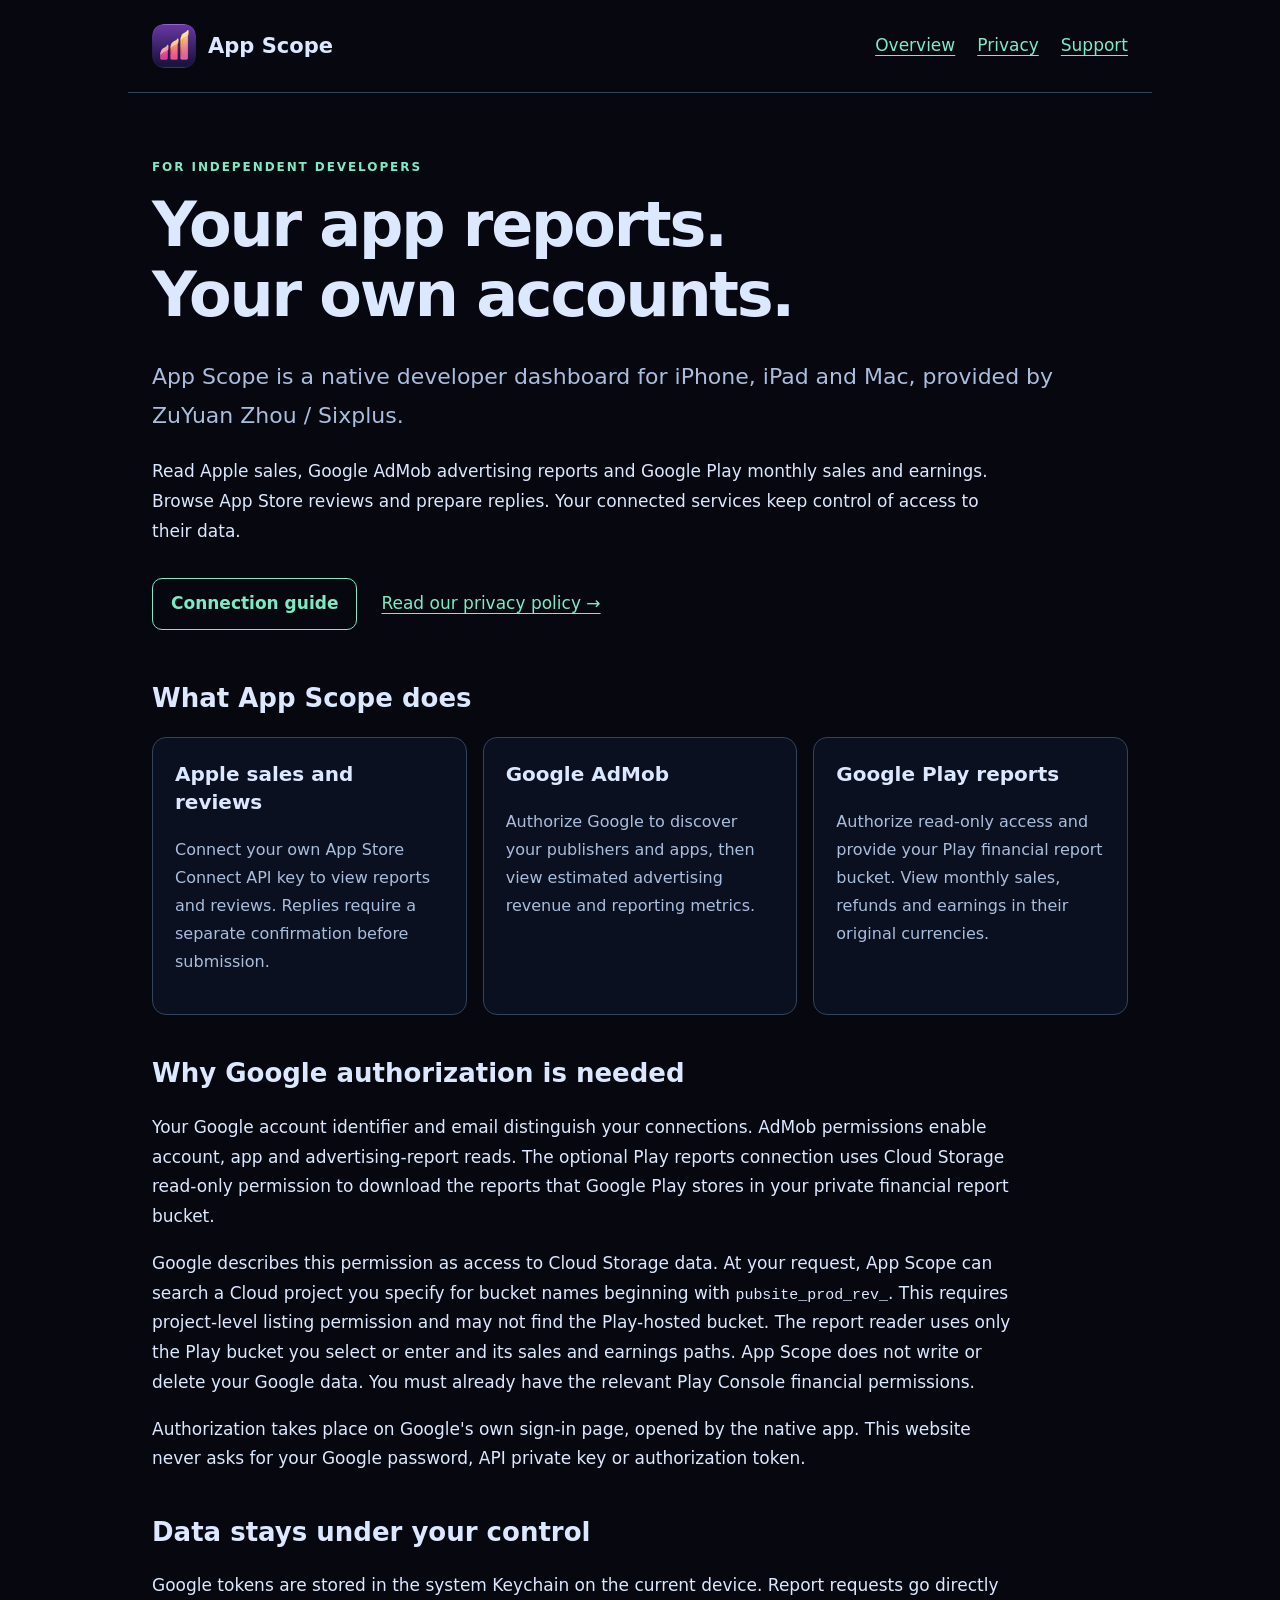
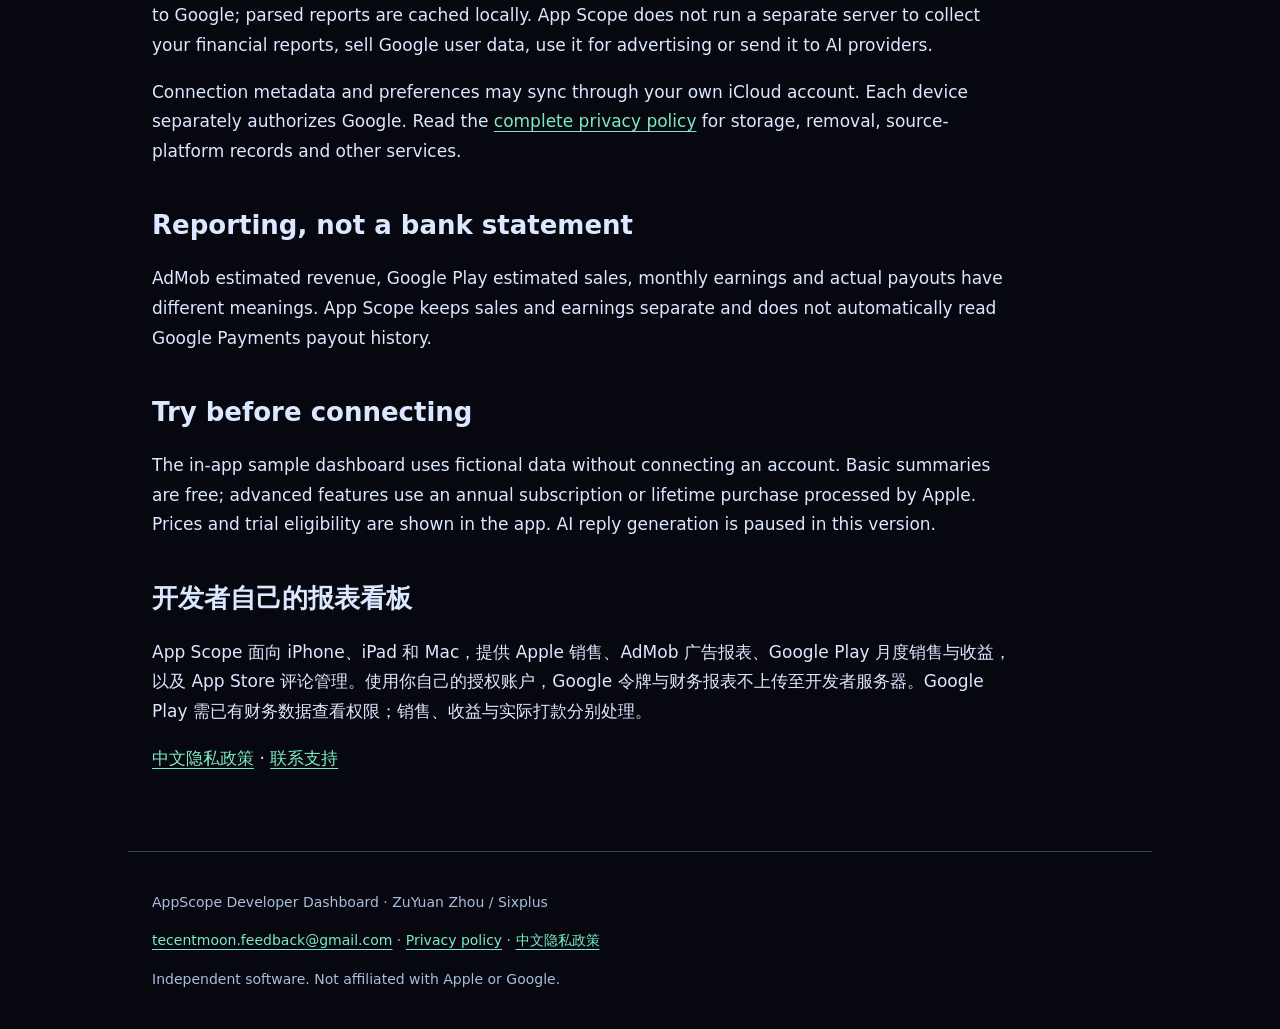
<file: index.html>
<!doctype html>
<html lang="en"><head><meta charset="utf-8">
<meta name="viewport" content="width=device-width,initial-scale=1">
<title>Developer reports · App Scope</title>
<meta name="description" content="App Scope by ZuYuan Zhou / Sixplus: developer reports, Google permissions, privacy and support.">
<link rel="canonical" href="https://appscope.zhouzuyuan.cn/">
<link rel="icon" href="/icon.png">
<link rel="stylesheet" href="/style.css"></head>
<body><a class="skip" href="#main">Skip to content</a>
<header><a class="brand" href="/"><img src="/icon.png" alt="" width="44" height="44">App Scope</a>
<nav aria-label="Main navigation"><a href="/">Overview</a><a href="/privacy/">Privacy</a><a href="/support/">Support</a></nav></header>
<main id="main"><p class="eyebrow">FOR INDEPENDENT DEVELOPERS</p>
<h1>Your app reports.<br>Your own accounts.</h1>
<p class="lead">App Scope is a native developer dashboard for iPhone, iPad and Mac, provided by ZuYuan Zhou / Sixplus.</p>
<p>Read Apple sales, Google AdMob advertising reports and Google Play monthly sales and earnings. Browse App Store reviews and prepare replies. Your connected services keep control of access to their data.</p>
<div class="actions"><a class="button" href="/support/">Connection guide</a><a href="/privacy/">Read our privacy policy →</a></div>
<section><h2>What App Scope does</h2><div class="cards">
<article><h3>Apple sales and reviews</h3><p>Connect your own App Store Connect API key to view reports and reviews. Replies require a separate confirmation before submission.</p></article>
<article><h3>Google AdMob</h3><p>Authorize Google to discover your publishers and apps, then view estimated advertising revenue and reporting metrics.</p></article>
<article><h3>Google Play reports</h3><p>Authorize read-only access and provide your Play financial report bucket. View monthly sales, refunds and earnings in their original currencies.</p></article>
</div></section>
<section><h2>Why Google authorization is needed</h2><p>Your Google account identifier and email distinguish your connections. AdMob permissions enable account, app and advertising-report reads. The optional Play reports connection uses Cloud Storage read-only permission to download the reports that Google Play stores in your private financial report bucket.</p>
<p>Google describes this permission as access to Cloud Storage data. At your request, App Scope can search a Cloud project you specify for bucket names beginning with <code>pubsite_prod_rev_</code>. This requires project-level listing permission and may not find the Play-hosted bucket. The report reader uses only the Play bucket you select or enter and its sales and earnings paths. App Scope does not write or delete your Google data. You must already have the relevant Play Console financial permissions.</p>
<p>Authorization takes place on Google's own sign-in page, opened by the native app. This website never asks for your Google password, API private key or authorization token.</p></section>
<section><h2>Data stays under your control</h2><p>Google tokens are stored in the system Keychain on the current device. Report requests go directly to Google; parsed reports are cached locally. App Scope does not run a separate server to collect your financial reports, sell Google user data, use it for advertising or send it to AI providers.</p>
<p>Connection metadata and preferences may sync through your own iCloud account. Each device separately authorizes Google. Read the <a href="/privacy/">complete privacy policy</a> for storage, removal, source-platform records and other services.</p></section>
<section><h2>Reporting, not a bank statement</h2><p>AdMob estimated revenue, Google Play estimated sales, monthly earnings and actual payouts have different meanings. App Scope keeps sales and earnings separate and does not automatically read Google Payments payout history.</p></section>
<section><h2>Try before connecting</h2><p>The in-app sample dashboard uses fictional data without connecting an account. Basic summaries are free; advanced features use an annual subscription or lifetime purchase processed by Apple. Prices and trial eligibility are shown in the app. AI reply generation is paused in this version.</p></section>
<section lang="zh-Hans"><h2>开发者自己的报表看板</h2><p>App Scope 面向 iPhone、iPad 和 Mac，提供 Apple 销售、AdMob 广告报表、Google Play 月度销售与收益，以及 App Store 评论管理。使用你自己的授权账户，Google 令牌与财务报表不上传至开发者服务器。Google Play 需已有财务数据查看权限；销售、收益与实际打款分别处理。</p><p><a href="/privacy/zh-Hans/">中文隐私政策</a> · <a href="mailto:tecentmoon.feedback@gmail.com">联系支持</a></p></section></main>
<footer><p>AppScope Developer Dashboard · ZuYuan Zhou / Sixplus</p>
<p><a href="mailto:tecentmoon.feedback@gmail.com">tecentmoon.feedback@gmail.com</a> · <a href="/privacy/">Privacy policy</a> · <a href="/privacy/zh-Hans/" lang="zh-Hans">中文隐私政策</a></p>
<p>Independent software. Not affiliated with Apple or Google.</p></footer></body></html>
</file>
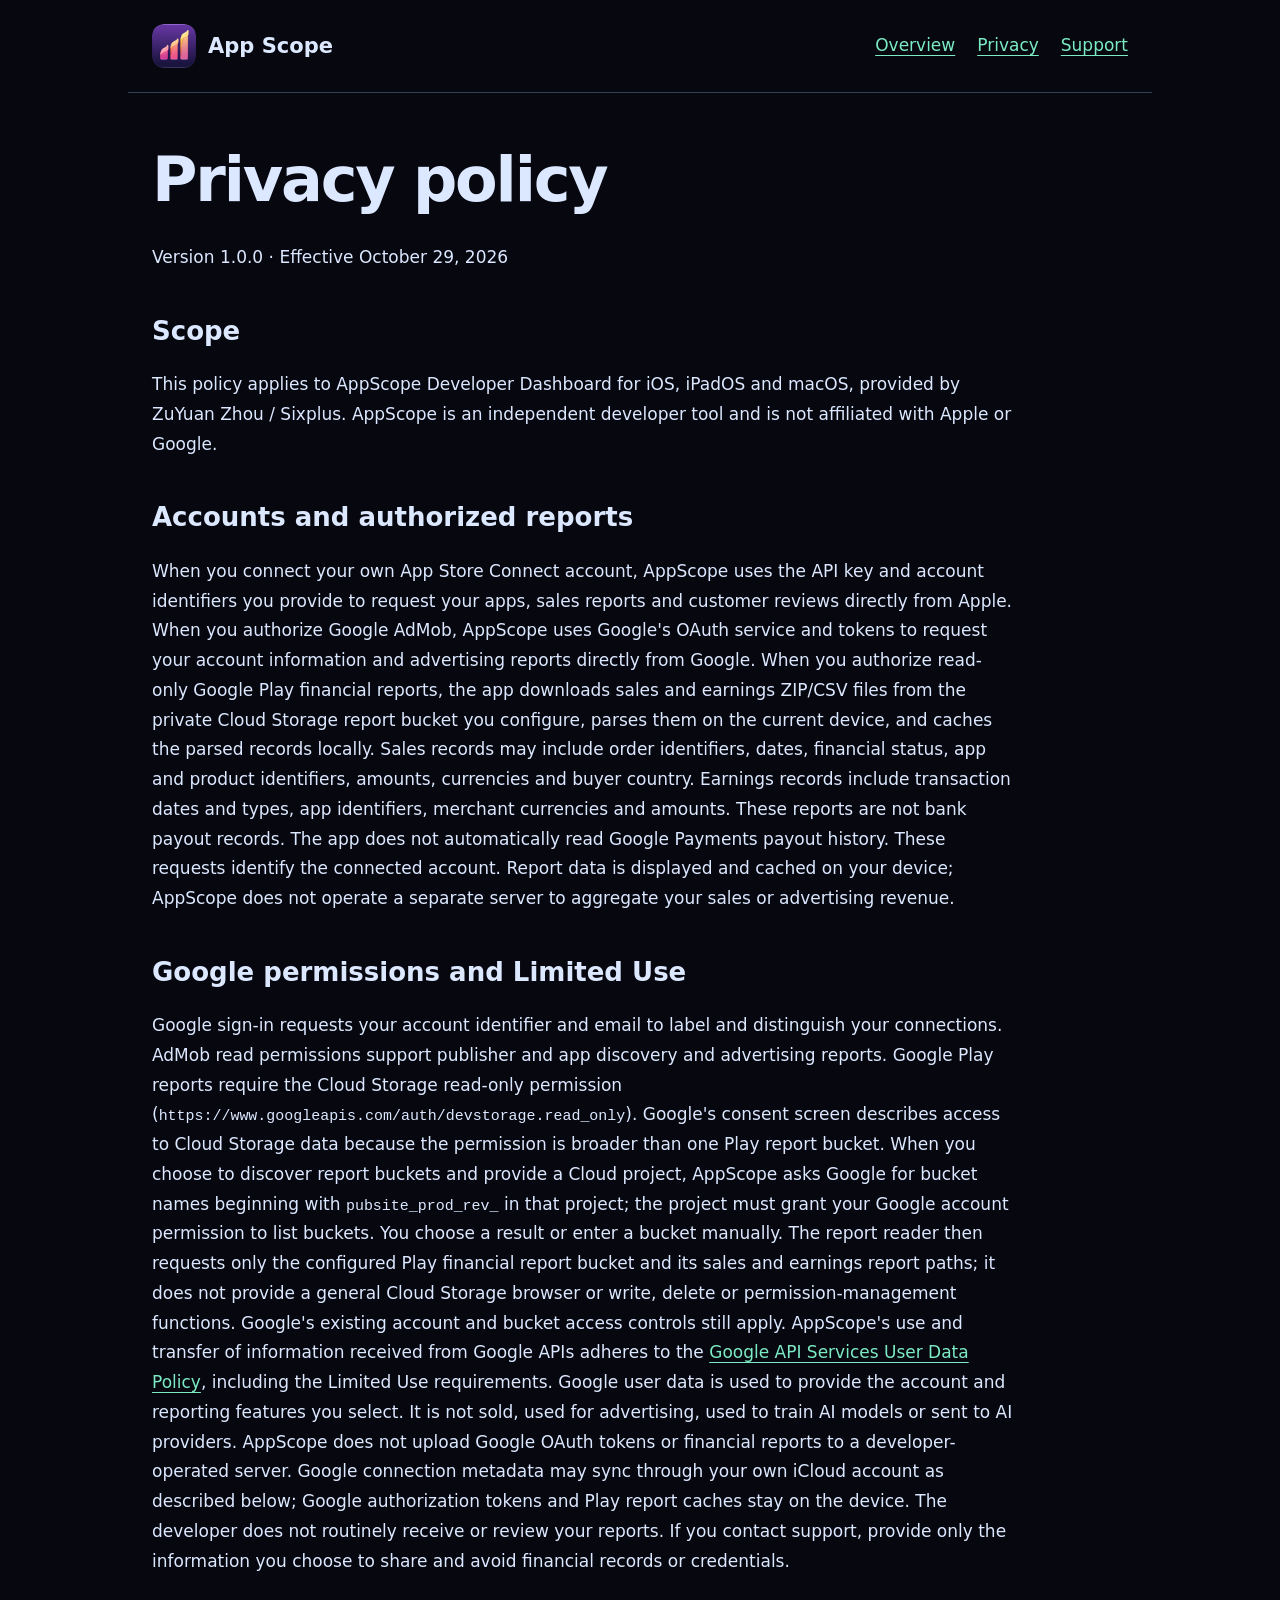
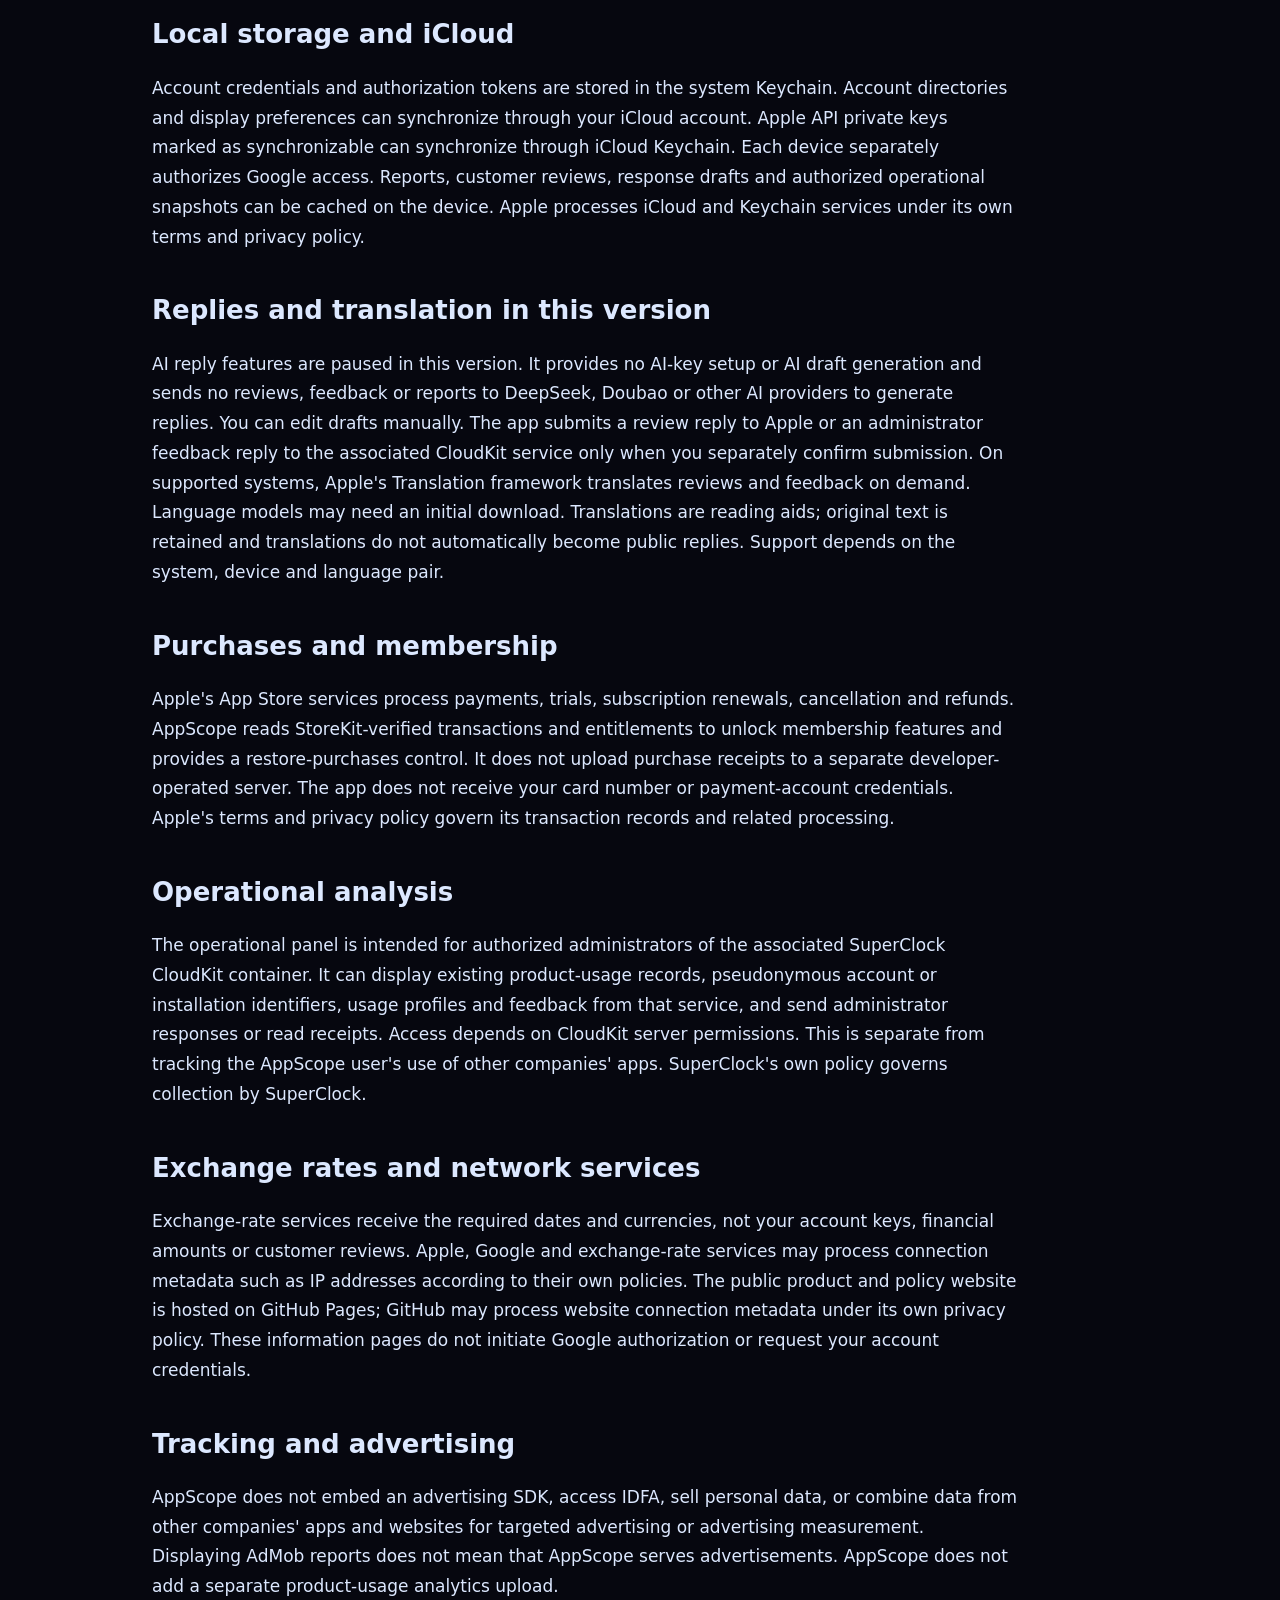
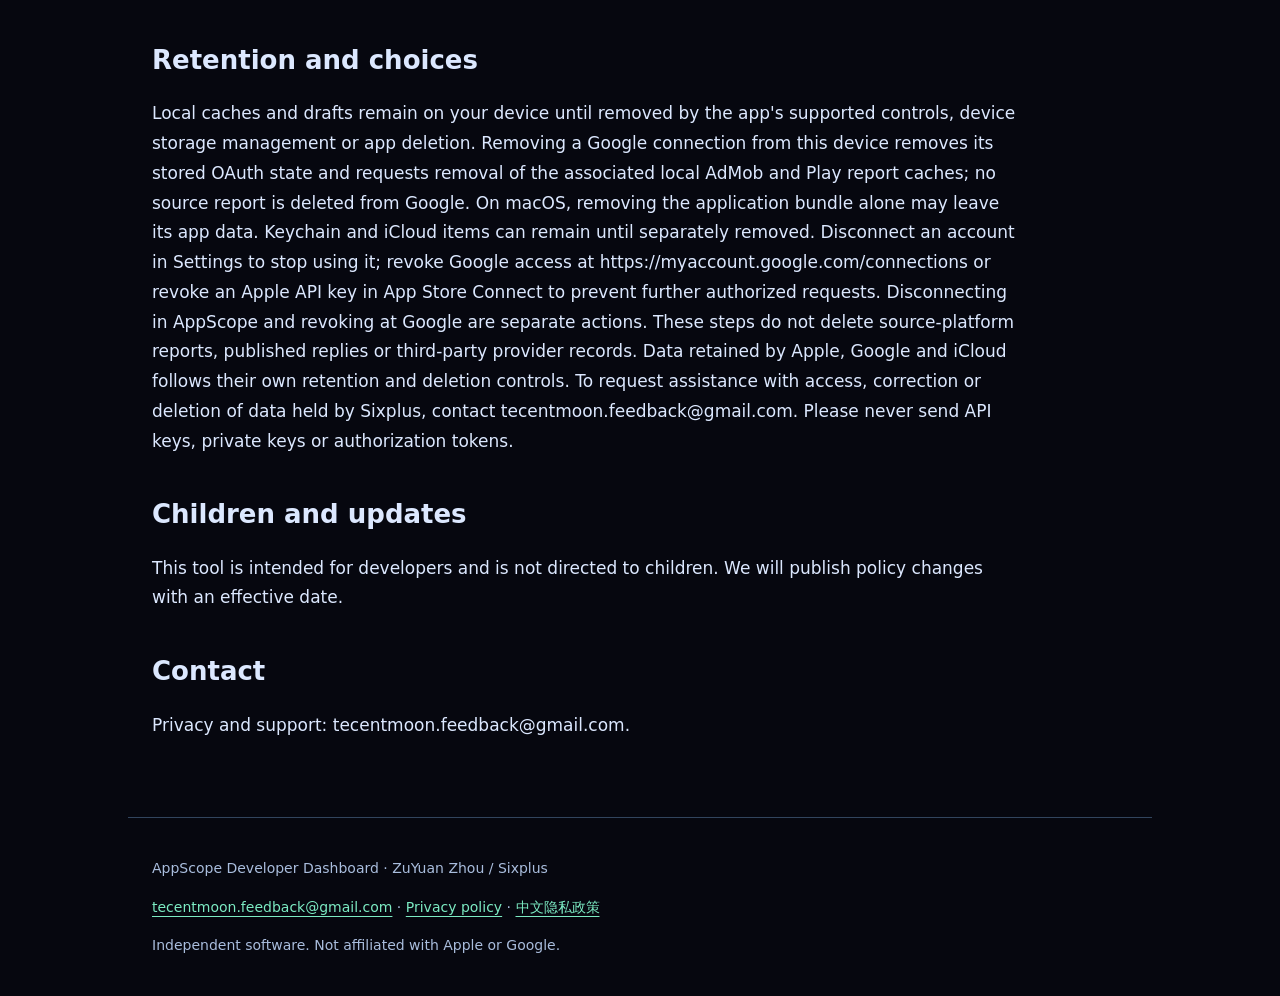
<file: privacy/index.html>
<!doctype html>
<html lang="en"><head><meta charset="utf-8">
<meta name="viewport" content="width=device-width,initial-scale=1">
<title>Privacy policy · App Scope</title>
<meta name="description" content="App Scope by ZuYuan Zhou / Sixplus: developer reports, Google permissions, privacy and support.">
<link rel="canonical" href="https://appscope.zhouzuyuan.cn/privacy/">
<link rel="icon" href="/icon.png">
<link rel="stylesheet" href="/style.css"></head>
<body><a class="skip" href="#main">Skip to content</a>
<header><a class="brand" href="/"><img src="/icon.png" alt="" width="44" height="44">App Scope</a>
<nav aria-label="Main navigation"><a href="/">Overview</a><a href="/privacy/">Privacy</a><a href="/support/">Support</a></nav></header>
<main id="main"><h1>Privacy policy</h1><p>Version 1.0.0 · Effective October 29, 2026</p>
<h2>Scope</h2>
<p>This policy applies to AppScope Developer Dashboard for iOS, iPadOS and macOS, provided by ZuYuan Zhou / Sixplus. AppScope is an independent developer tool and is not affiliated with Apple or Google.</p>
<h2>Accounts and authorized reports</h2>
<p>When you connect your own App Store Connect account, AppScope uses the API key and account identifiers you provide to request your apps, sales reports and customer reviews directly from Apple. When you authorize Google AdMob, AppScope uses Google&#x27;s OAuth service and tokens to request your account information and advertising reports directly from Google. When you authorize read-only Google Play financial reports, the app downloads sales and earnings ZIP/CSV files from the private Cloud Storage report bucket you configure, parses them on the current device, and caches the parsed records locally. Sales records may include order identifiers, dates, financial status, app and product identifiers, amounts, currencies and buyer country. Earnings records include transaction dates and types, app identifiers, merchant currencies and amounts. These reports are not bank payout records. The app does not automatically read Google Payments payout history. These requests identify the connected account. Report data is displayed and cached on your device; AppScope does not operate a separate server to aggregate your sales or advertising revenue.</p>
<h2>Google permissions and Limited Use</h2>
<p>Google sign-in requests your account identifier and email to label and distinguish your connections. AdMob read permissions support publisher and app discovery and advertising reports. Google Play reports require the Cloud Storage read-only permission (<code>https://www.googleapis.com/auth/devstorage.read_only</code>). Google&#x27;s consent screen describes access to Cloud Storage data because the permission is broader than one Play report bucket. When you choose to discover report buckets and provide a Cloud project, AppScope asks Google for bucket names beginning with <code>pubsite_prod_rev_</code> in that project; the project must grant your Google account permission to list buckets. You choose a result or enter a bucket manually. The report reader then requests only the configured Play financial report bucket and its sales and earnings report paths; it does not provide a general Cloud Storage browser or write, delete or permission-management functions. Google&#x27;s existing account and bucket access controls still apply. AppScope&#x27;s use and transfer of information received from Google APIs adheres to the <a href="https://developers.google.com/terms/api-services-user-data-policy">Google API Services User Data Policy</a>, including the Limited Use requirements. Google user data is used to provide the account and reporting features you select. It is not sold, used for advertising, used to train AI models or sent to AI providers. AppScope does not upload Google OAuth tokens or financial reports to a developer-operated server. Google connection metadata may sync through your own iCloud account as described below; Google authorization tokens and Play report caches stay on the device. The developer does not routinely receive or review your reports. If you contact support, provide only the information you choose to share and avoid financial records or credentials.</p>
<h2>Local storage and iCloud</h2>
<p>Account credentials and authorization tokens are stored in the system Keychain. Account directories and display preferences can synchronize through your iCloud account. Apple API private keys marked as synchronizable can synchronize through iCloud Keychain. Each device separately authorizes Google access. Reports, customer reviews, response drafts and authorized operational snapshots can be cached on the device. Apple processes iCloud and Keychain services under its own terms and privacy policy.</p>
<h2>Replies and translation in this version</h2>
<p>AI reply features are paused in this version. It provides no AI-key setup or AI draft generation and sends no reviews, feedback or reports to DeepSeek, Doubao or other AI providers to generate replies. You can edit drafts manually. The app submits a review reply to Apple or an administrator feedback reply to the associated CloudKit service only when you separately confirm submission. On supported systems, Apple&#x27;s Translation framework translates reviews and feedback on demand. Language models may need an initial download. Translations are reading aids; original text is retained and translations do not automatically become public replies. Support depends on the system, device and language pair.</p>
<h2>Purchases and membership</h2>
<p>Apple&#x27;s App Store services process payments, trials, subscription renewals, cancellation and refunds. AppScope reads StoreKit-verified transactions and entitlements to unlock membership features and provides a restore-purchases control. It does not upload purchase receipts to a separate developer-operated server. The app does not receive your card number or payment-account credentials. Apple&#x27;s terms and privacy policy govern its transaction records and related processing.</p>
<h2>Operational analysis</h2>
<p>The operational panel is intended for authorized administrators of the associated SuperClock CloudKit container. It can display existing product-usage records, pseudonymous account or installation identifiers, usage profiles and feedback from that service, and send administrator responses or read receipts. Access depends on CloudKit server permissions. This is separate from tracking the AppScope user&#x27;s use of other companies&#x27; apps. SuperClock&#x27;s own policy governs collection by SuperClock.</p>
<h2>Exchange rates and network services</h2>
<p>Exchange-rate services receive the required dates and currencies, not your account keys, financial amounts or customer reviews. Apple, Google and exchange-rate services may process connection metadata such as IP addresses according to their own policies. The public product and policy website is hosted on GitHub Pages; GitHub may process website connection metadata under its own privacy policy. These information pages do not initiate Google authorization or request your account credentials.</p>
<h2>Tracking and advertising</h2>
<p>AppScope does not embed an advertising SDK, access IDFA, sell personal data, or combine data from other companies&#x27; apps and websites for targeted advertising or advertising measurement. Displaying AdMob reports does not mean that AppScope serves advertisements. AppScope does not add a separate product-usage analytics upload.</p>
<h2>Retention and choices</h2>
<p>Local caches and drafts remain on your device until removed by the app&#x27;s supported controls, device storage management or app deletion. Removing a Google connection from this device removes its stored OAuth state and requests removal of the associated local AdMob and Play report caches; no source report is deleted from Google. On macOS, removing the application bundle alone may leave its app data. Keychain and iCloud items can remain until separately removed. Disconnect an account in Settings to stop using it; revoke Google access at https://myaccount.google.com/connections or revoke an Apple API key in App Store Connect to prevent further authorized requests. Disconnecting in AppScope and revoking at Google are separate actions. These steps do not delete source-platform reports, published replies or third-party provider records. Data retained by Apple, Google and iCloud follows their own retention and deletion controls. To request assistance with access, correction or deletion of data held by Sixplus, contact tecentmoon.feedback@gmail.com. Please never send API keys, private keys or authorization tokens.</p>
<h2>Children and updates</h2>
<p>This tool is intended for developers and is not directed to children. We will publish policy changes with an effective date.</p>
<h2>Contact</h2>
<p>Privacy and support: tecentmoon.feedback@gmail.com.</p></main>
<footer><p>AppScope Developer Dashboard · ZuYuan Zhou / Sixplus</p>
<p><a href="mailto:tecentmoon.feedback@gmail.com">tecentmoon.feedback@gmail.com</a> · <a href="/privacy/">Privacy policy</a> · <a href="/privacy/zh-Hans/" lang="zh-Hans">中文隐私政策</a></p>
<p>Independent software. Not affiliated with Apple or Google.</p></footer></body></html>
</file>
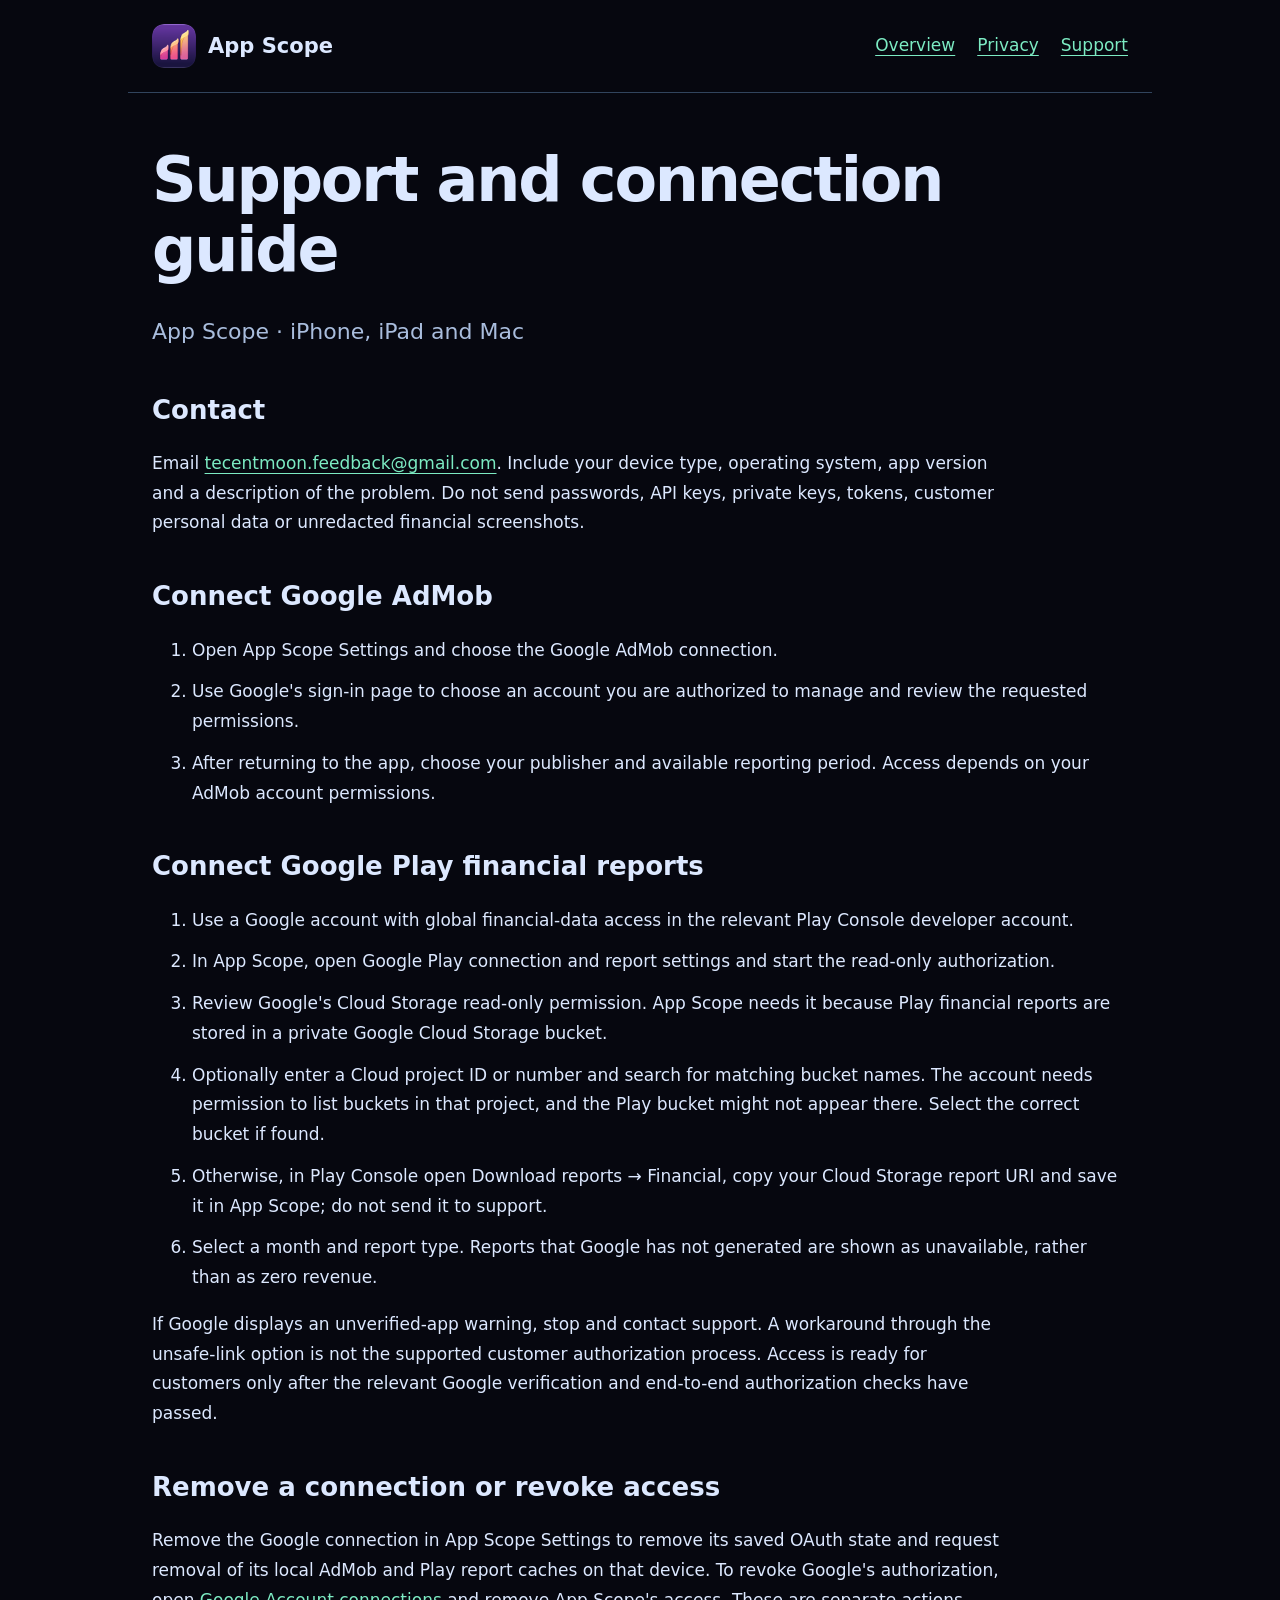
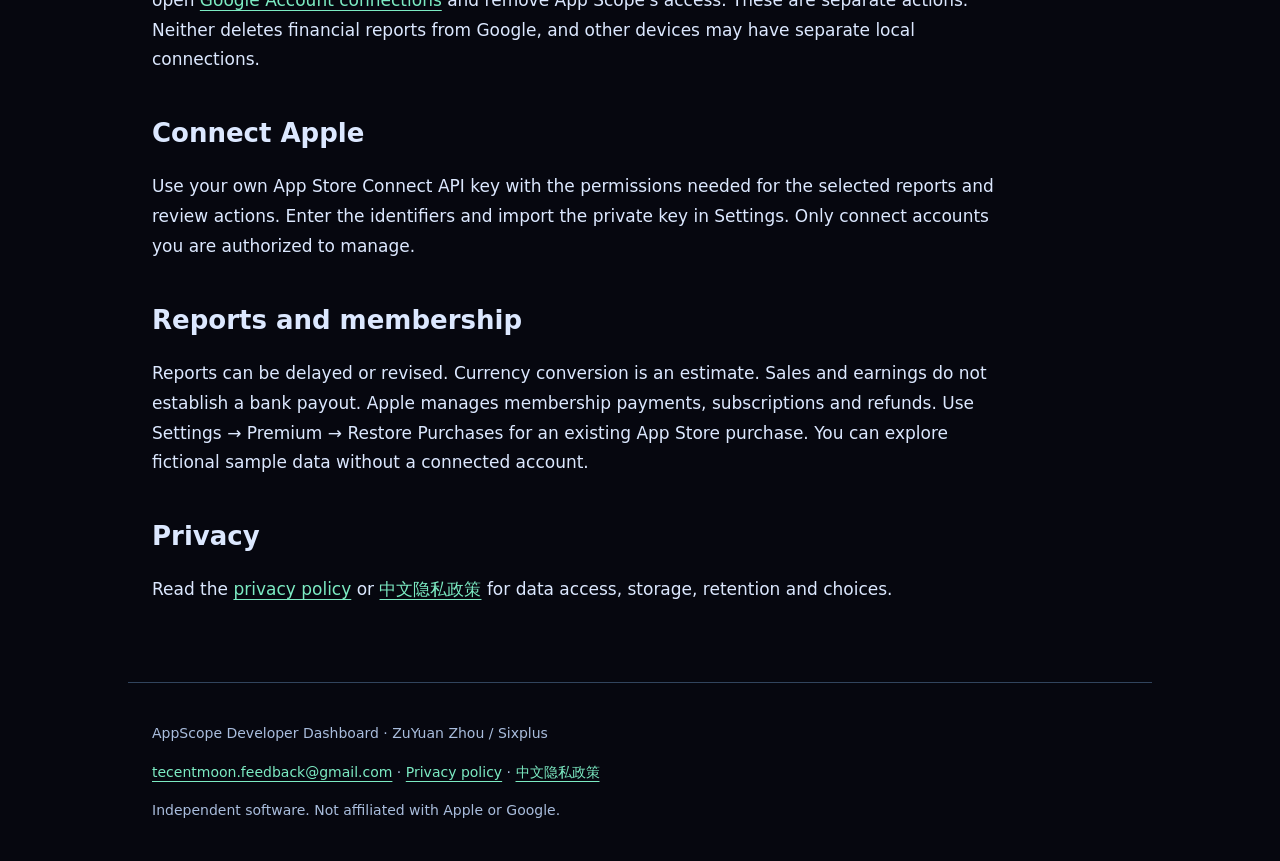
<file: support/index.html>
<!doctype html>
<html lang="en"><head><meta charset="utf-8">
<meta name="viewport" content="width=device-width,initial-scale=1">
<title>Support · App Scope</title>
<meta name="description" content="App Scope by ZuYuan Zhou / Sixplus: developer reports, Google permissions, privacy and support.">
<link rel="canonical" href="https://appscope.zhouzuyuan.cn/support/">
<link rel="icon" href="/icon.png">
<link rel="stylesheet" href="/style.css"></head>
<body><a class="skip" href="#main">Skip to content</a>
<header><a class="brand" href="/"><img src="/icon.png" alt="" width="44" height="44">App Scope</a>
<nav aria-label="Main navigation"><a href="/">Overview</a><a href="/privacy/">Privacy</a><a href="/support/">Support</a></nav></header>
<main id="main"><h1>Support and connection guide</h1><p class="lead">App Scope · iPhone, iPad and Mac</p>
<h2>Contact</h2><p>Email <a href="mailto:tecentmoon.feedback@gmail.com">tecentmoon.feedback@gmail.com</a>. Include your device type, operating system, app version and a description of the problem. Do not send passwords, API keys, private keys, tokens, customer personal data or unredacted financial screenshots.</p>
<h2>Connect Google AdMob</h2><ol><li>Open App Scope Settings and choose the Google AdMob connection.</li><li>Use Google's sign-in page to choose an account you are authorized to manage and review the requested permissions.</li><li>After returning to the app, choose your publisher and available reporting period. Access depends on your AdMob account permissions.</li></ol>
<h2>Connect Google Play financial reports</h2><ol><li>Use a Google account with global financial-data access in the relevant Play Console developer account.</li><li>In App Scope, open Google Play connection and report settings and start the read-only authorization.</li><li>Review Google's Cloud Storage read-only permission. App Scope needs it because Play financial reports are stored in a private Google Cloud Storage bucket.</li><li>Optionally enter a Cloud project ID or number and search for matching bucket names. The account needs permission to list buckets in that project, and the Play bucket might not appear there. Select the correct bucket if found.</li><li>Otherwise, in Play Console open Download reports → Financial, copy your Cloud Storage report URI and save it in App Scope; do not send it to support.</li><li>Select a month and report type. Reports that Google has not generated are shown as unavailable, rather than as zero revenue.</li></ol>
<p>If Google displays an unverified-app warning, stop and contact support. A workaround through the unsafe-link option is not the supported customer authorization process. Access is ready for customers only after the relevant Google verification and end-to-end authorization checks have passed.</p>
<h2>Remove a connection or revoke access</h2><p>Remove the Google connection in App Scope Settings to remove its saved OAuth state and request removal of its local AdMob and Play report caches on that device. To revoke Google's authorization, open <a href="https://myaccount.google.com/connections">Google Account connections</a> and remove App Scope's access. These are separate actions. Neither deletes financial reports from Google, and other devices may have separate local connections.</p>
<h2>Connect Apple</h2><p>Use your own App Store Connect API key with the permissions needed for the selected reports and review actions. Enter the identifiers and import the private key in Settings. Only connect accounts you are authorized to manage.</p>
<h2>Reports and membership</h2><p>Reports can be delayed or revised. Currency conversion is an estimate. Sales and earnings do not establish a bank payout. Apple manages membership payments, subscriptions and refunds. Use Settings → Premium → Restore Purchases for an existing App Store purchase. You can explore fictional sample data without a connected account.</p>
<h2>Privacy</h2><p>Read the <a href="/privacy/">privacy policy</a> or <a href="/privacy/zh-Hans/" lang="zh-Hans">中文隐私政策</a> for data access, storage, retention and choices.</p></main>
<footer><p>AppScope Developer Dashboard · ZuYuan Zhou / Sixplus</p>
<p><a href="mailto:tecentmoon.feedback@gmail.com">tecentmoon.feedback@gmail.com</a> · <a href="/privacy/">Privacy policy</a> · <a href="/privacy/zh-Hans/" lang="zh-Hans">中文隐私政策</a></p>
<p>Independent software. Not affiliated with Apple or Google.</p></footer></body></html>
</file>
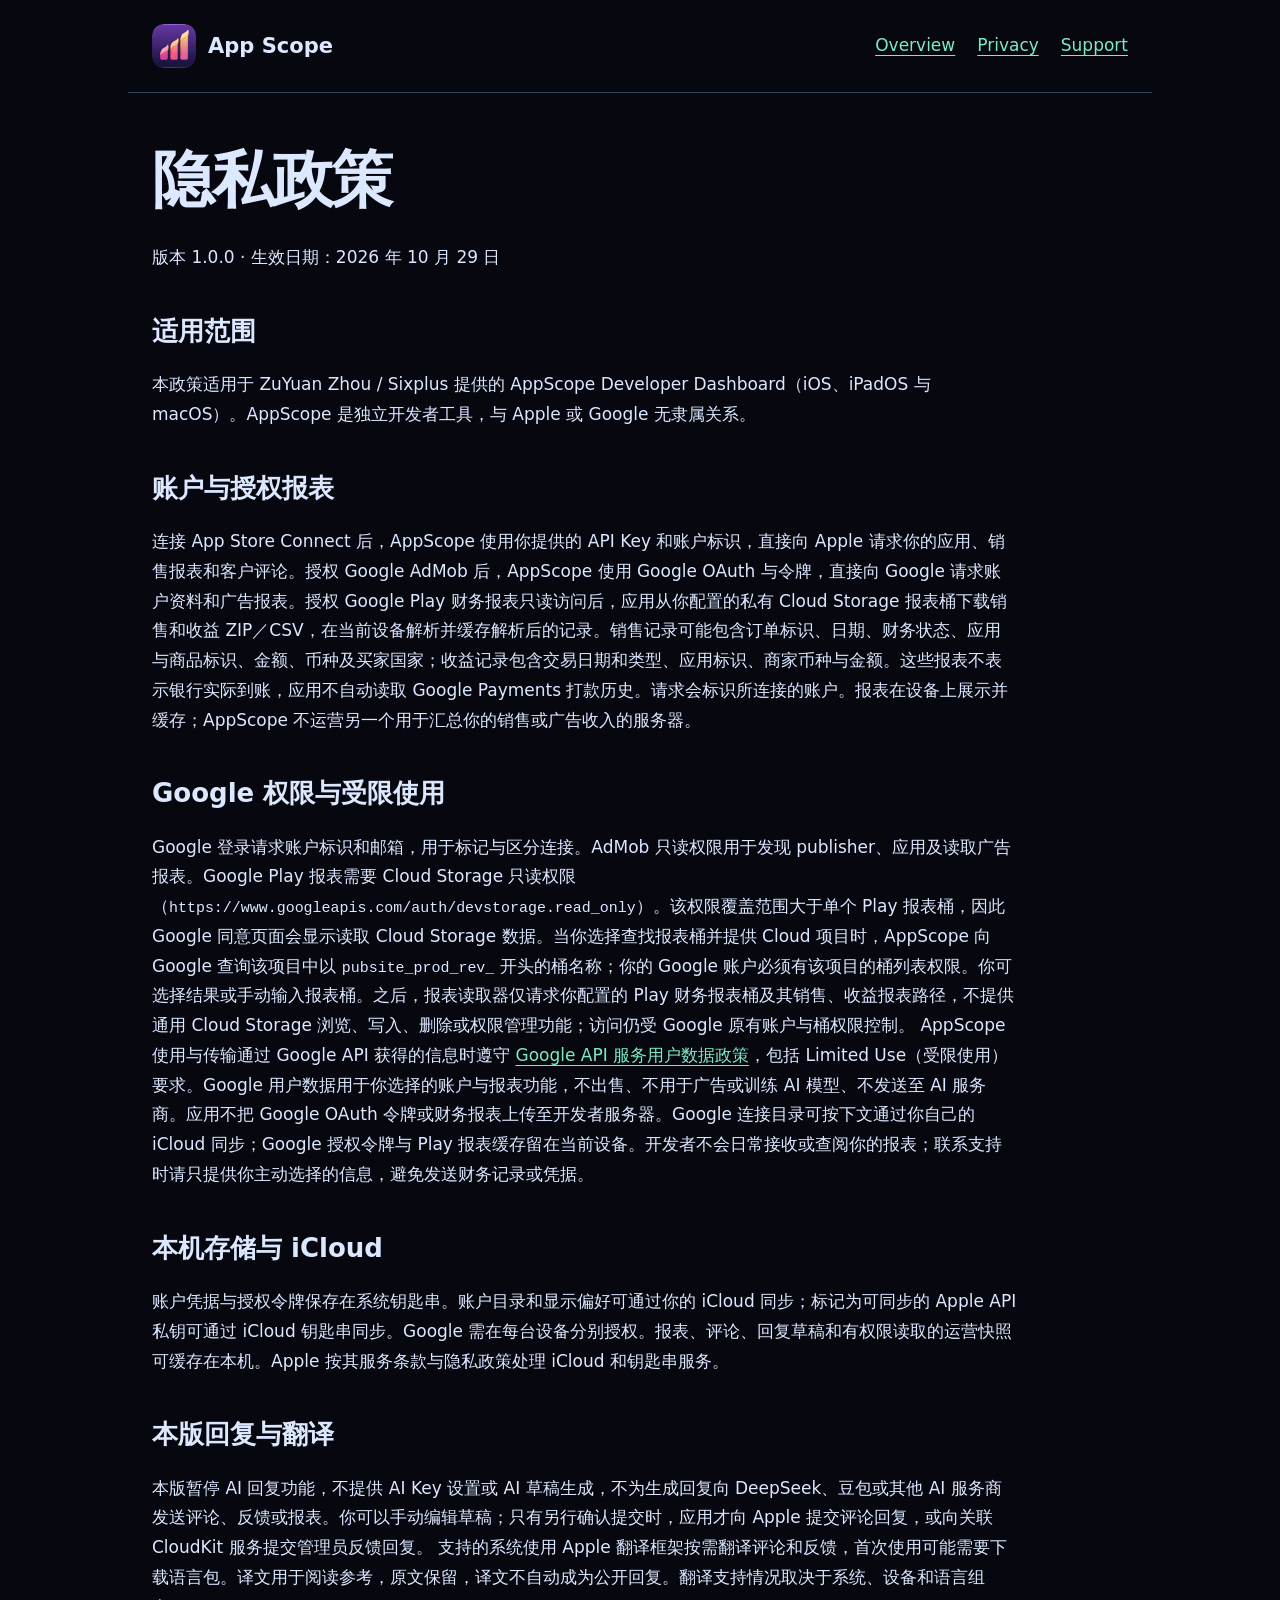
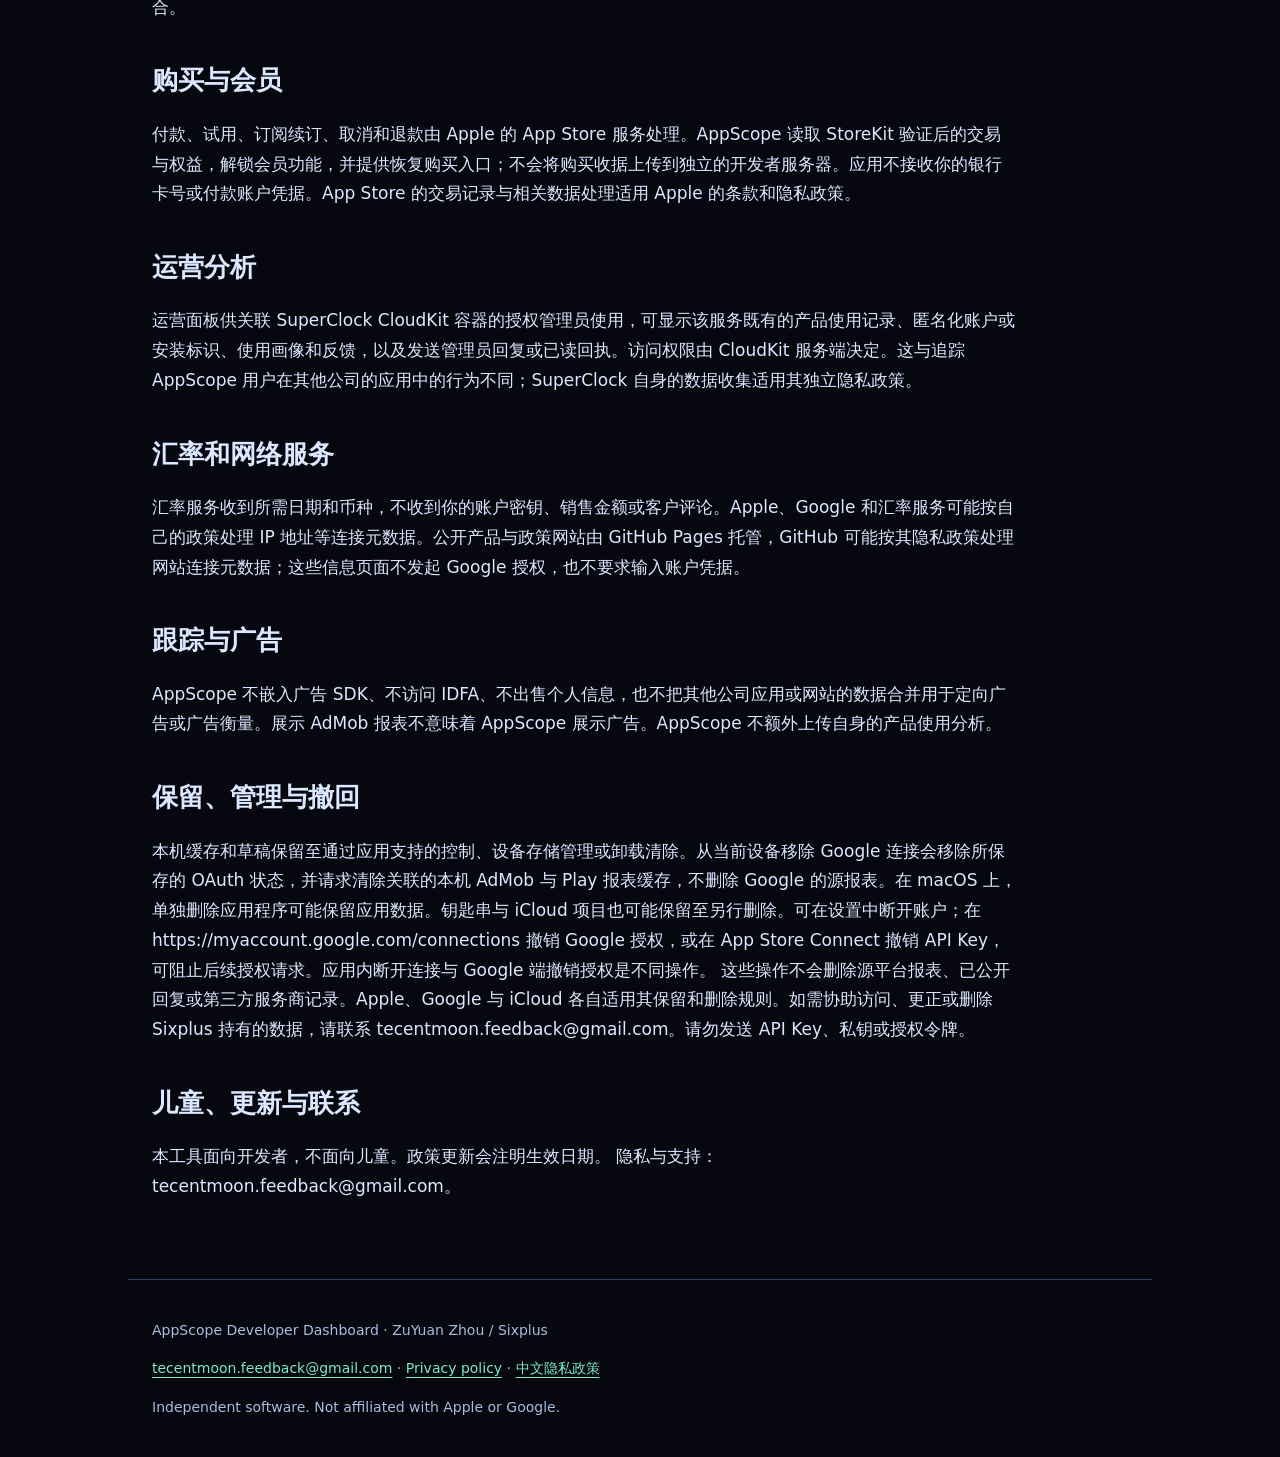
<file: privacy/zh-Hans/index.html>
<!doctype html>
<html lang="zh-Hans"><head><meta charset="utf-8">
<meta name="viewport" content="width=device-width,initial-scale=1">
<title>隐私政策 · App Scope</title>
<meta name="description" content="App Scope by ZuYuan Zhou / Sixplus: developer reports, Google permissions, privacy and support.">
<link rel="canonical" href="https://appscope.zhouzuyuan.cn/privacy/zh-Hans/">
<link rel="icon" href="/icon.png">
<link rel="stylesheet" href="/style.css"></head>
<body><a class="skip" href="#main">Skip to content</a>
<header><a class="brand" href="/"><img src="/icon.png" alt="" width="44" height="44">App Scope</a>
<nav aria-label="Main navigation"><a href="/">Overview</a><a href="/privacy/">Privacy</a><a href="/support/">Support</a></nav></header>
<main id="main"><h1>隐私政策</h1><p>版本 1.0.0 · 生效日期：2026 年 10 月 29 日</p>
<h2>适用范围</h2>
<p>本政策适用于 ZuYuan Zhou / Sixplus 提供的 AppScope Developer Dashboard（iOS、iPadOS 与 macOS）。AppScope 是独立开发者工具，与 Apple 或 Google 无隶属关系。</p>
<h2>账户与授权报表</h2>
<p>连接 App Store Connect 后，AppScope 使用你提供的 API Key 和账户标识，直接向 Apple 请求你的应用、销售报表和客户评论。授权 Google AdMob 后，AppScope 使用 Google OAuth 与令牌，直接向 Google 请求账户资料和广告报表。授权 Google Play 财务报表只读访问后，应用从你配置的私有 Cloud Storage 报表桶下载销售和收益 ZIP／CSV，在当前设备解析并缓存解析后的记录。销售记录可能包含订单标识、日期、财务状态、应用与商品标识、金额、币种及买家国家；收益记录包含交易日期和类型、应用标识、商家币种与金额。这些报表不表示银行实际到账，应用不自动读取 Google Payments 打款历史。请求会标识所连接的账户。报表在设备上展示并缓存；AppScope 不运营另一个用于汇总你的销售或广告收入的服务器。</p>
<h2>Google 权限与受限使用</h2>
<p>Google 登录请求账户标识和邮箱，用于标记与区分连接。AdMob 只读权限用于发现 publisher、应用及读取广告报表。Google Play 报表需要 Cloud Storage 只读权限（<code>https://www.googleapis.com/auth/devstorage.read_only</code>）。该权限覆盖范围大于单个 Play 报表桶，因此 Google 同意页面会显示读取 Cloud Storage 数据。当你选择查找报表桶并提供 Cloud 项目时，AppScope 向 Google 查询该项目中以 <code>pubsite_prod_rev_</code> 开头的桶名称；你的 Google 账户必须有该项目的桶列表权限。你可选择结果或手动输入报表桶。之后，报表读取器仅请求你配置的 Play 财务报表桶及其销售、收益报表路径，不提供通用 Cloud Storage 浏览、写入、删除或权限管理功能；访问仍受 Google 原有账户与桶权限控制。 AppScope 使用与传输通过 Google API 获得的信息时遵守 <a href="https://developers.google.com/terms/api-services-user-data-policy">Google API 服务用户数据政策</a>，包括 Limited Use（受限使用）要求。Google 用户数据用于你选择的账户与报表功能，不出售、不用于广告或训练 AI 模型、不发送至 AI 服务商。应用不把 Google OAuth 令牌或财务报表上传至开发者服务器。Google 连接目录可按下文通过你自己的 iCloud 同步；Google 授权令牌与 Play 报表缓存留在当前设备。开发者不会日常接收或查阅你的报表；联系支持时请只提供你主动选择的信息，避免发送财务记录或凭据。</p>
<h2>本机存储与 iCloud</h2>
<p>账户凭据与授权令牌保存在系统钥匙串。账户目录和显示偏好可通过你的 iCloud 同步；标记为可同步的 Apple API 私钥可通过 iCloud 钥匙串同步。Google 需在每台设备分别授权。报表、评论、回复草稿和有权限读取的运营快照可缓存在本机。Apple 按其服务条款与隐私政策处理 iCloud 和钥匙串服务。</p>
<h2>本版回复与翻译</h2>
<p>本版暂停 AI 回复功能，不提供 AI Key 设置或 AI 草稿生成，不为生成回复向 DeepSeek、豆包或其他 AI 服务商发送评论、反馈或报表。你可以手动编辑草稿；只有另行确认提交时，应用才向 Apple 提交评论回复，或向关联 CloudKit 服务提交管理员反馈回复。 支持的系统使用 Apple 翻译框架按需翻译评论和反馈，首次使用可能需要下载语言包。译文用于阅读参考，原文保留，译文不自动成为公开回复。翻译支持情况取决于系统、设备和语言组合。</p>
<h2>购买与会员</h2>
<p>付款、试用、订阅续订、取消和退款由 Apple 的 App Store 服务处理。AppScope 读取 StoreKit 验证后的交易与权益，解锁会员功能，并提供恢复购买入口；不会将购买收据上传到独立的开发者服务器。应用不接收你的银行卡号或付款账户凭据。App Store 的交易记录与相关数据处理适用 Apple 的条款和隐私政策。</p>
<h2>运营分析</h2>
<p>运营面板供关联 SuperClock CloudKit 容器的授权管理员使用，可显示该服务既有的产品使用记录、匿名化账户或安装标识、使用画像和反馈，以及发送管理员回复或已读回执。访问权限由 CloudKit 服务端决定。这与追踪 AppScope 用户在其他公司的应用中的行为不同；SuperClock 自身的数据收集适用其独立隐私政策。</p>
<h2>汇率和网络服务</h2>
<p>汇率服务收到所需日期和币种，不收到你的账户密钥、销售金额或客户评论。Apple、Google 和汇率服务可能按自己的政策处理 IP 地址等连接元数据。公开产品与政策网站由 GitHub Pages 托管，GitHub 可能按其隐私政策处理网站连接元数据；这些信息页面不发起 Google 授权，也不要求输入账户凭据。</p>
<h2>跟踪与广告</h2>
<p>AppScope 不嵌入广告 SDK、不访问 IDFA、不出售个人信息，也不把其他公司应用或网站的数据合并用于定向广告或广告衡量。展示 AdMob 报表不意味着 AppScope 展示广告。AppScope 不额外上传自身的产品使用分析。</p>
<h2>保留、管理与撤回</h2>
<p>本机缓存和草稿保留至通过应用支持的控制、设备存储管理或卸载清除。从当前设备移除 Google 连接会移除所保存的 OAuth 状态，并请求清除关联的本机 AdMob 与 Play 报表缓存，不删除 Google 的源报表。在 macOS 上，单独删除应用程序可能保留应用数据。钥匙串与 iCloud 项目也可能保留至另行删除。可在设置中断开账户；在 https://myaccount.google.com/connections 撤销 Google 授权，或在 App Store Connect 撤销 API Key，可阻止后续授权请求。应用内断开连接与 Google 端撤销授权是不同操作。 这些操作不会删除源平台报表、已公开回复或第三方服务商记录。Apple、Google 与 iCloud 各自适用其保留和删除规则。如需协助访问、更正或删除 Sixplus 持有的数据，请联系 tecentmoon.feedback@gmail.com。请勿发送 API Key、私钥或授权令牌。</p>
<h2>儿童、更新与联系</h2>
<p>本工具面向开发者，不面向儿童。政策更新会注明生效日期。 隐私与支持：tecentmoon.feedback@gmail.com。</p></main>
<footer><p>AppScope Developer Dashboard · ZuYuan Zhou / Sixplus</p>
<p><a href="mailto:tecentmoon.feedback@gmail.com">tecentmoon.feedback@gmail.com</a> · <a href="/privacy/">Privacy policy</a> · <a href="/privacy/zh-Hans/" lang="zh-Hans">中文隐私政策</a></p>
<p>Independent software. Not affiliated with Apple or Google.</p></footer></body></html>
</file>
<file: style.css>
:root{color-scheme:dark;--bg:#06070f;--panel:#0b1020;--text:#dce8ff;--muted:#a9bddd;--accent:#7cebc3;--border:#31445d}
*{box-sizing:border-box}body{margin:0;background:var(--bg);color:var(--text);font:17px/1.75 system-ui,-apple-system,BlinkMacSystemFont,"Segoe UI",sans-serif}header,main,footer{max-width:1024px;margin:auto;padding:24px}header{display:flex;justify-content:space-between;align-items:center;gap:22px;border-bottom:1px solid var(--border)}.brand{display:flex;align-items:center;gap:12px;font-weight:700;font-size:21px;text-decoration:none;color:var(--text)}.brand img{border-radius:12px}nav{display:flex;gap:22px}a{color:var(--accent);text-underline-offset:4px}a:hover{text-decoration-thickness:2px}a:focus-visible{outline:3px solid #64d2ff;outline-offset:5px}main{padding-top:52px;padding-bottom:60px}h1{font-size:clamp(34px,6vw,62px);line-height:1.13;letter-spacing:-.035em;margin:0 0 28px}h2{font-size:26px;line-height:1.3;margin-top:42px}h3{font-size:20px;line-height:1.4}p{max-width:80ch}p,li{overflow-wrap:anywhere}.lead{font-size:22px;color:var(--muted)}.eyebrow{font-size:12px;letter-spacing:.16em;color:var(--accent);font-weight:700}.actions{display:flex;gap:24px;align-items:center;flex-wrap:wrap;margin:32px 0 52px}.button{display:inline-block;border:1px solid var(--accent);border-radius:10px;padding:10px 18px;text-decoration:none;font-weight:650}.cards{display:grid;grid-template-columns:repeat(3,1fr);gap:16px}.cards article{background:var(--panel);border:1px solid var(--border);padding:22px;border-radius:14px}.cards h3{margin-top:0}.cards p{font-size:16px;color:var(--muted)}code{font-size:.88em;overflow-wrap:anywhere}footer{border-top:1px solid var(--border);color:var(--muted);font-size:14px}.skip{position:absolute;top:-100px;left:16px;background:var(--panel);padding:12px}.skip:focus{top:8px}li{margin-bottom:12px}@media(max-width:650px){header{align-items:flex-start;flex-direction:column}header,main,footer{padding-left:20px;padding-right:20px}nav{gap:24px}.cards{grid-template-columns:1fr}main{padding-top:36px}h2{font-size:24px}.lead{font-size:20px}}
</file>
